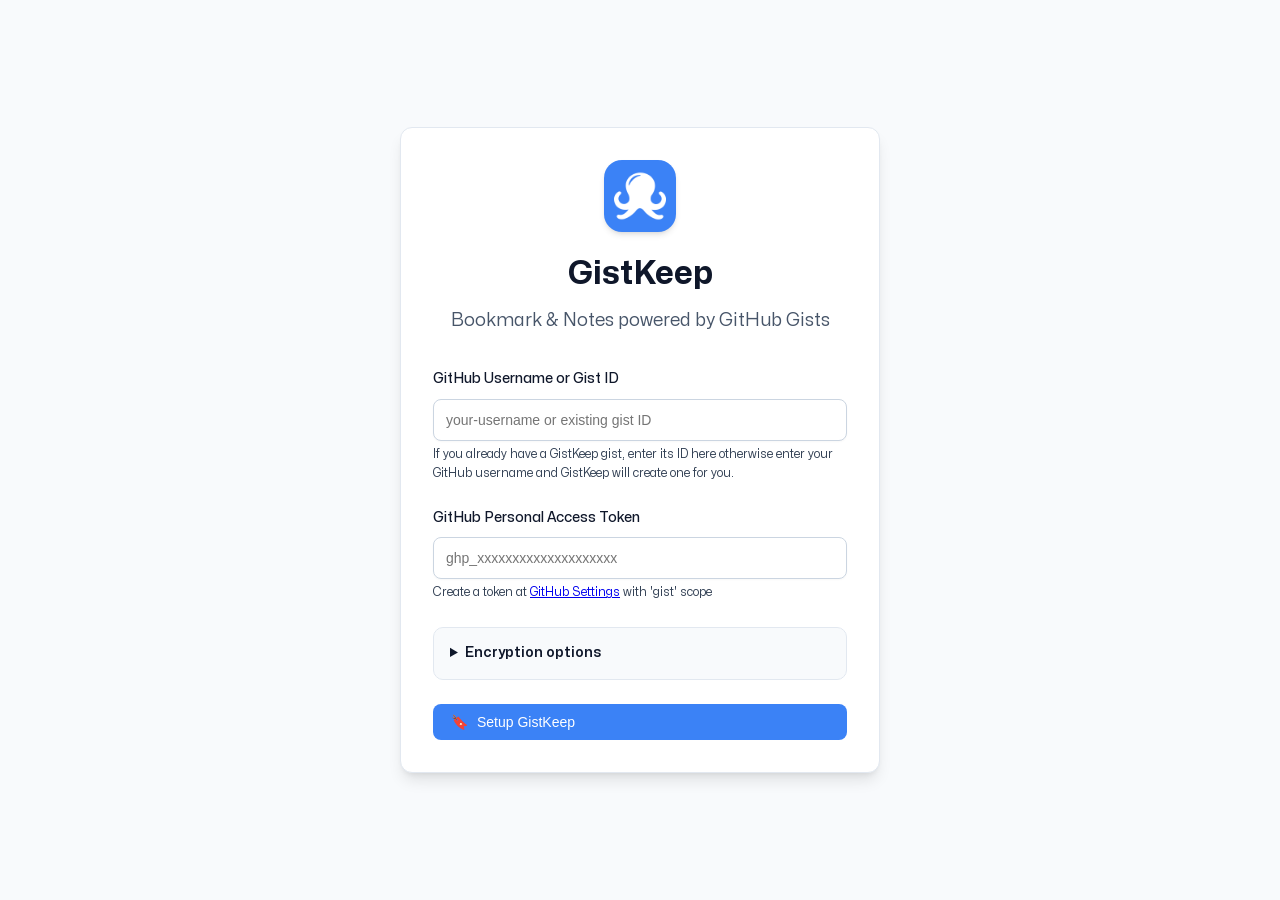
<file: app.html>
<!doctype html>
<html lang="en">
    <head>
        <meta charset="UTF-8" />
        <meta name="viewport" content="width=device-width, initial-scale=1.0" />
        <title>GistKeep</title>
        <meta
            name="description"
            content="GistKeep is an open source, bookmark and notes manager that uses Github Gist as it's backend and database."
        />
        <meta property="og:title" content="GistKeep" />
        <meta
            property="og:description"
            content="Portable bookmarks & notes, stored in Markdown, backed by your own GitHub Gist."
        />
        <meta property="og:type" content="website" />
        <meta
            property="og:url"
            content="https://chrisdiana.github.io/gistkeep/app.html"
        />
        <meta
            property="og:image"
            content="https://chrisdiana.github.io/gistkeep/assets/img/gistkeep-og.png"
        />
        <meta
            property="og:image:alt"
            content="GistKeep interface preview showing gist-backed bookmark management"
        />
        <meta name="twitter:card" content="summary_large_image" />
        <meta name="twitter:title" content="GistKeep" />
        <meta
            name="twitter:description"
            content="Portable bookmarks & notes, stored in Markdown, backed by your own GitHub Gist."
        />
        <meta
            name="twitter:image"
            content="https://chrisdiana.github.io/gistkeep/assets/img/gistkeep-og.png"
        />
        <link rel="preconnect" href="https://fonts.googleapis.com" />
        <link rel="preconnect" href="https://fonts.gstatic.com" crossorigin />
        <link
            href="https://fonts.googleapis.com/css2?family=Inter:wght@300;400;500;600;700&display=swap"
            rel="stylesheet"
        />

        <link
            rel="icon"
            type="image/png"
            href="/assets/img/favicon/favicon-96x96.png"
            sizes="96x96"
        />
        <link
            rel="icon"
            type="image/svg+xml"
            href="/assets/img/favicon/favicon.svg"
        />
        <link rel="shortcut icon" href="/assets/img/favicon/favicon.ico" />
        <link
            rel="apple-touch-icon"
            sizes="180x180"
            href="/assets/img/favicon/apple-touch-icon.png"
        />
        <meta name="apple-mobile-web-app-title" content="GistKeep" />
        <link rel="manifest" href="/assets/img/favicon/site.webmanifest" />
        <link rel="stylesheet" href="./assets/css/app.css" />
    </head>
    <body>
        <div class="app">
            <!-- Welcome/Setup Screen -->
            <div id="welcomeScreen" class="welcome-screen">
                <div class="welcome-card">
                    <div class="welcome-header">
                        <div class="welcome-logo" aria-hidden="true">
                            <img src="./assets/img/icon.png" alt="" />
                        </div>
                        <h1 class="welcome-title">GistKeep</h1>
                        <p class="welcome-subtitle">
                            Bookmark & Notes powered by GitHub Gists
                        </p>
                    </div>

                    <form id="setupForm">
                        <div class="form-group">
                            <label class="form-label" for="githubUsername"
                                >GitHub Username or Gist ID</label
                            >
                            <input
                                type="text"
                                id="githubUsername"
                                class="form-input"
                                placeholder="your-username or existing gist ID"
                                required
                            />
                            <div class="form-help">
                                If you already have a GistKeep gist, enter its
                                ID here otherwise enter your GitHub username and
                                GistKeep will create one for you.
                            </div>
                        </div>

                        <div class="form-group">
                            <label class="form-label" for="githubToken"
                                >GitHub Personal Access Token</label
                            >
                            <input
                                type="password"
                                id="githubToken"
                                class="form-input"
                                placeholder="ghp_xxxxxxxxxxxxxxxxxxxx"
                                required
                            />
                            <div class="form-help">
                                Create a token at
                                <a
                                    href="https://github.com/settings/tokens"
                                    target="_blank"
                                    >GitHub Settings</a
                                >
                                with 'gist' scope
                            </div>
                        </div>

                        <details
                            style="
                                margin-bottom: 1.5rem;
                                background: var(--bg-secondary);
                                border: 1px solid var(--border-light);
                                border-radius: 10px;
                                padding: 0.9rem 1rem;
                            "
                        >
                            <summary
                                style="
                                    cursor: pointer;
                                    font-size: 0.875rem;
                                    font-weight: 600;
                                    color: var(--text-primary);
                                "
                            >
                                Encryption options
                            </summary>
                            <p
                                style="
                                    margin: 0.75rem 0 1rem 0;
                                    font-size: 0.8125rem;
                                    color: var(--text-secondary);
                                "
                            >
                                Optional, but recommended if you want local
                                token encryption or encrypted bookmark content.
                            </p>

                            <div class="form-group" style="margin-bottom: 1rem">
                                <label class="form-label" for="encryptionKey"
                                    >Encryption Key (Optional)</label
                                >
                                <input
                                    type="password"
                                    id="encryptionKey"
                                    class="form-input"
                                    placeholder="Enter a secure encryption key"
                                />
                                <div class="form-help">
                                    If provided, your GitHub token is encrypted
                                    locally in this browser.
                                </div>
                            </div>

                            <div class="form-group" style="margin-bottom: 0">
                                <label class="form-label">
                                    <input
                                        type="checkbox"
                                        id="encryptContent"
                                        style="margin-right: 0.5rem"
                                    />
                                    Encrypt bookmark content
                                </label>
                                <div class="form-help">
                                    Encrypt your bookmark data in the gist using
                                    your encryption key for extra security.
                                    Note: This will make the gist content
                                    unreadable on GitHub.
                                </div>
                            </div>
                        </details>

                        <button
                            type="submit"
                            class="btn btn-primary"
                            style="width: 100%"
                        >
                            <span class="icon icon-bookmark"></span>
                            Setup GistKeep
                        </button>
                    </form>
                </div>
            </div>

            <!-- Main App -->
            <div id="mainApp" class="main-app hidden">
                <!-- Sidebar -->
                <aside class="sidebar" id="sidebar">
                    <div class="header sidebar-header">
                        <div class="logo">
                            <button
                                type="button"
                                class="logo-btn"
                                id="logoGistLink"
                                aria-label="Open gist on GitHub"
                                title="Open gist on GitHub"
                            >
                                <div class="logo-icon">
                                    <img
                                        src="./assets/img/icon.png"
                                        alt=""
                                        aria-hidden="true"
                                    />
                                </div>
                            </button>
                        </div>
                        <div class="view-switcher">
                            <button
                                class="btn btn-secondary view-switcher-btn"
                                id="bookmarksViewBtn"
                                type="button"
                            >
                                Bookmarks
                            </button>
                            <button
                                class="btn btn-secondary view-switcher-btn"
                                id="notesViewBtn"
                                type="button"
                            >
                                Notes
                            </button>
                        </div>
                    </div>

                    <div class="categories-section">
                        <div class="sidebar-section-header">
                            <h3>Lists</h3>
                        </div>
                        <div class="category-list" id="categoryList">
                            <!-- Lists will be populated here -->
                        </div>
                    </div>

                    <div
                        class="notes-sidebar-section hidden"
                        id="notesSidebarSection"
                    >
                        <div class="notes-sidebar-list" id="notesSidebarList">
                            <!-- Notes will be populated here -->
                        </div>
                    </div>

                    <div class="tags-section">
                        <div
                            class="sidebar-section-header collapsible-header"
                            id="tagsHeader"
                        >
                            <div
                                style="
                                    display: flex;
                                    align-items: center;
                                    gap: 0.5rem;
                                "
                            >
                                <h3>Tags</h3>
                                <button
                                    class="btn btn-ghost btn-sm"
                                    id="clearTagFilters"
                                    title="Clear all tag filters"
                                    style="display: none"
                                >
                                    <span class="icon icon-close"></span>
                                </button>
                            </div>
                            <span class="collapse-icon" id="tagsCollapseIcon"
                                >▼</span
                            >
                        </div>
                        <div class="tag-list collapsible-content" id="tagList">
                            <!-- Tags will be populated here -->
                        </div>
                    </div>
                </aside>

                <!-- Main Content -->
                <main class="main-content">
                    <div class="header">
                        <div class="header-actions">
                            <button class="btn btn-ghost" id="sidebarToggle">
                                <span class="icon icon-menu"></span>
                            </button>

                            <div class="search-container">
                                <input
                                    type="text"
                                    class="search-input"
                                    id="searchInput"
                                    placeholder="Search bookmarks..."
                                />
                                <span
                                    class="search-icon icon icon-search"
                                ></span>
                            </div>
                        </div>

                        <div class="header-actions">
                            <button
                                class="btn btn-ghost"
                                id="settingsBtn"
                                title="Settings"
                                aria-label="Settings"
                            >
                                <span class="icon icon-settings"></span>
                            </button>
                            <button class="btn btn-primary" id="addBookmarkBtn">
                                <span class="icon icon-plus"></span>
                                <span class="btn-text" id="primaryActionLabel"
                                    >Add Bookmark</span
                                >
                            </button>
                        </div>
                    </div>

                    <div class="content-area">
                        <div class="content-header" id="contentHeader">
                            <h2 class="content-title" id="contentTitle">
                                All Bookmarks
                            </h2>
                            <div class="content-header-actions">
                                <button
                                    class="category-edit-btn hidden"
                                    id="editCategoryBtn"
                                    title="Edit list"
                                    aria-label="Edit list"
                                >
                                    <span class="icon icon-edit"></span>
                                </button>
                            </div>
                        </div>

                        <div class="bookmark-list" id="bookmarkList">
                            <!-- Bookmarks will be populated here -->
                            <div class="empty-state">
                                <div class="empty-state-icon">🔖</div>
                                <h3 class="empty-state-title">
                                    No bookmarks yet
                                </h3>
                                <p class="empty-state-description">
                                    Add your first bookmark to get started!
                                </p>
                                <button
                                    class="btn btn-primary"
                                    onclick="
                                        document
                                            .getElementById('addBookmarkBtn')
                                            .click()
                                    "
                                >
                                    <span class="icon icon-plus"></span>
                                    Add Your First Bookmark
                                </button>
                            </div>
                        </div>

                        <div
                            class="notes-detail-pane hidden"
                            id="noteDetailPane"
                        >
                            <!-- Selected note details render here -->
                        </div>
                    </div>
                </main>
            </div>
        </div>

        <div id="addNoteModal" class="modal-overlay hidden">
            <div class="modal">
                <div class="modal-header">
                    <h3 class="modal-title">Add Note</h3>
                    <button class="btn btn-ghost" id="closeAddNoteModal">
                        <span class="icon icon-close"></span>
                    </button>
                </div>
                <div class="modal-body">
                    <form id="addNoteForm">
                        <div class="form-group">
                            <label class="form-label" for="noteContent"
                                >Note</label
                            >
                            <textarea
                                id="noteContent"
                                class="form-input"
                                rows="8"
                                placeholder="Write a short note..."
                            ></textarea>
                        </div>

                        <div class="form-group">
                            <label class="form-label" for="noteTags"
                                >Tags (optional)</label
                            >
                            <input
                                type="text"
                                id="noteTags"
                                class="form-input"
                                placeholder="ideas, writing, todo"
                            />
                        </div>

                        <div
                            style="
                                display: flex;
                                gap: 0.75rem;
                                justify-content: flex-end;
                            "
                        >
                            <button
                                type="button"
                                class="btn btn-secondary"
                                id="cancelAddNote"
                            >
                                Cancel
                            </button>
                            <button type="submit" class="btn btn-primary">
                                Save Note
                            </button>
                        </div>
                    </form>
                </div>
            </div>
        </div>

        <div id="editNoteModal" class="modal-overlay hidden">
            <div class="modal modal-lg">
                <div class="modal-header">
                    <h3 class="modal-title">Edit Note</h3>
                    <button class="btn btn-ghost" id="closeEditNoteModal">
                        <span class="icon icon-close"></span>
                    </button>
                </div>
                <div class="modal-body">
                    <form id="editNoteForm">
                        <div class="form-group">
                            <textarea
                                id="editNoteContent"
                                class="form-input"
                                rows="8"
                                placeholder="Write a short note..."
                            ></textarea>
                        </div>

                        <div class="form-group">
                            <label class="form-label" for="editNoteTags"
                                >Tags (optional)</label
                            >
                            <input
                                type="text"
                                id="editNoteTags"
                                class="form-input"
                                placeholder="ideas, writing, todo"
                            />
                        </div>

                        <div
                            style="
                                display: flex;
                                gap: 0.75rem;
                                justify-content: space-between;
                            "
                        >
                            <button
                                type="button"
                                class="btn btn-danger"
                                id="deleteNoteBtn"
                            >
                                Delete Note
                            </button>
                            <div
                                style="
                                    display: flex;
                                    gap: 0.75rem;
                                    justify-content: flex-end;
                                "
                            >
                                <button
                                    type="button"
                                    class="btn btn-secondary"
                                    id="cancelEditNote"
                                >
                                    Cancel
                                </button>
                                <button type="submit" class="btn btn-primary">
                                    Save Changes
                                </button>
                            </div>
                        </div>
                    </form>
                </div>
            </div>
        </div>

        <div id="viewNoteModal" class="modal-overlay hidden">
            <div class="modal modal-lg">
                <div class="modal-header">
                    <button class="btn btn-ghost" id="closeViewNoteModal">
                        <span class="icon icon-close"></span>
                    </button>
                </div>
                <div class="modal-body">
                    <div class="form-group">
                        <div class="form-help" id="viewNoteMeta"></div>
                    </div>

                    <div class="note-read-content" id="viewNoteContent"></div>

                    <div
                        style="
                            display: flex;
                            gap: 0.75rem;
                            justify-content: space-between;
                            margin-top: 1.5rem;
                        "
                    >
                        <button
                            type="button"
                            class="btn btn-danger"
                            id="deleteViewedNoteBtn"
                        >
                            Delete Note
                        </button>
                        <div
                            style="
                                display: flex;
                                gap: 0.75rem;
                                justify-content: flex-end;
                            "
                        >
                            <button
                                type="button"
                                class="btn btn-secondary"
                                id="editViewedNoteBtn"
                            >
                                Edit Note
                            </button>
                            <button
                                type="button"
                                class="btn btn-secondary"
                                id="closeViewNote"
                            >
                                Close
                            </button>
                        </div>
                    </div>
                </div>
            </div>
        </div>

        <!-- Add Bookmark Modal -->
        <div id="addBookmarkModal" class="modal-overlay hidden">
            <div class="modal">
                <div class="modal-header">
                    <h3 class="modal-title">Add New Bookmark</h3>
                    <button class="btn btn-ghost" id="closeAddBookmarkModal">
                        <span class="icon icon-close"></span>
                    </button>
                </div>
                <div class="modal-body">
                    <form id="addBookmarkForm">
                        <div class="form-group">
                            <label class="form-label" for="bookmarkTitle"
                                >Title</label
                            >
                            <input
                                type="text"
                                id="bookmarkTitle"
                                class="form-input"
                                placeholder="Bookmark title"
                                required
                            />
                        </div>

                        <div class="form-group">
                            <label class="form-label" for="bookmarkUrl"
                                >URL</label
                            >
                            <input
                                type="url"
                                id="bookmarkUrl"
                                class="form-input"
                                placeholder="https://example.com"
                                required
                            />
                        </div>

                        <div class="form-group">
                            <label class="form-label" for="bookmarkCategory"
                                >List</label
                            >
                            <select
                                id="bookmarkCategory"
                                class="form-input"
                                required
                            >
                                <option value="">Select a list</option>
                                <option value="__CREATE_NEW__">
                                    + Create New List
                                </option>
                            </select>
                        </div>

                        <div
                            class="form-group"
                            id="newCategoryGroup"
                            style="display: none"
                        >
                            <label class="form-label" for="newCategoryName"
                                >New List Name</label
                            >
                            <input
                                type="text"
                                id="newCategoryName"
                                class="form-input"
                                placeholder="Enter list name"
                            />
                        </div>

                        <div class="form-group">
                            <label class="form-label" for="bookmarkTags"
                                >Tags (optional)</label
                            >
                            <input
                                type="text"
                                id="bookmarkTags"
                                class="form-input"
                                placeholder="web, development, tutorial (comma separated)"
                            />
                            <div class="form-help">
                                Enter tags separated by commas. Tags help
                                organize and search your bookmarks.
                            </div>
                        </div>

                        <div
                            style="
                                display: flex;
                                gap: 0.75rem;
                                justify-content: flex-end;
                            "
                        >
                            <button
                                type="button"
                                class="btn btn-secondary"
                                id="cancelAddBookmark"
                            >
                                Cancel
                            </button>
                            <button type="submit" class="btn btn-primary">
                                Save Bookmark
                            </button>
                        </div>
                    </form>
                </div>
            </div>
        </div>

        <!-- Edit Bookmark Modal -->
        <div id="editBookmarkModal" class="modal-overlay hidden">
            <div class="modal">
                <div class="modal-header">
                    <h3 class="modal-title">Edit Bookmark</h3>
                    <button class="btn btn-ghost" id="closeEditBookmarkModal">
                        <span class="icon icon-close"></span>
                    </button>
                </div>
                <div class="modal-body">
                    <form id="editBookmarkForm">
                        <div class="form-group">
                            <label class="form-label" for="editBookmarkTitle"
                                >Title</label
                            >
                            <input
                                type="text"
                                id="editBookmarkTitle"
                                class="form-input"
                                placeholder="Bookmark title"
                                required
                            />
                        </div>

                        <div class="form-group">
                            <label class="form-label" for="editBookmarkUrl"
                                >URL</label
                            >
                            <input
                                type="url"
                                id="editBookmarkUrl"
                                class="form-input"
                                placeholder="https://example.com"
                                required
                            />
                        </div>

                        <div class="form-group">
                            <label class="form-label" for="editBookmarkCategory"
                                >List</label
                            >
                            <select
                                id="editBookmarkCategory"
                                class="form-input"
                                required
                            >
                                <option value="">Select a list</option>
                                <option value="__CREATE_NEW__">
                                    + Create New List
                                </option>
                            </select>
                        </div>

                        <div
                            class="form-group"
                            id="editNewCategoryGroup"
                            style="display: none"
                        >
                            <label class="form-label" for="editNewCategoryName"
                                >New List Name</label
                            >
                            <input
                                type="text"
                                id="editNewCategoryName"
                                class="form-input"
                                placeholder="Enter list name"
                            />
                        </div>

                        <div class="form-group">
                            <label class="form-label" for="editBookmarkTags"
                                >Tags (optional)</label
                            >
                            <input
                                type="text"
                                id="editBookmarkTags"
                                class="form-input"
                                placeholder="web, development, tutorial (comma separated)"
                            />
                            <div class="form-help">
                                Enter tags separated by commas. Tags help
                                organize and search your bookmarks.
                            </div>
                        </div>

                        <div
                            style="
                                display: flex;
                                gap: 0.75rem;
                                justify-content: flex-end;
                            "
                        >
                            <button
                                type="button"
                                class="btn btn-secondary"
                                id="cancelEditBookmark"
                            >
                                Cancel
                            </button>
                            <button type="submit" class="btn btn-primary">
                                Update Bookmark
                            </button>
                        </div>
                    </form>
                </div>
            </div>
        </div>

        <!-- Settings Modal -->
        <div id="settingsModal" class="modal-overlay hidden">
            <div class="modal">
                <div class="modal-header">
                    <h3 class="modal-title">Settings</h3>
                    <button class="btn btn-ghost" id="closeSettingsModal">
                        <span class="icon icon-close"></span>
                    </button>
                </div>
                <div class="modal-body">
                    <div class="form-group">
                        <div
                            id="settingsBookmarkletHost"
                            data-bookmarklet-panel="settings"
                            data-bookmarklet-label="Bookmarklet"
                            data-bookmarklet-intro="The GistKeep bookmarklet lets you save bookmarks from any website."
                        ></div>
                    </div>

                    <div class="form-group">
                        <button
                            class="btn btn-secondary"
                            id="viewGistBtn"
                            style="width: 100%"
                        >
                            <span class="icon icon-external"></span>
                            View Gist on GitHub
                        </button>
                    </div>

                    <div
                        class="form-group"
                        style="
                            padding-top: 1rem;
                            border-top: 1px solid var(--border-color);
                        "
                    >
                        <label class="form-label">Theme</label>
                        <p
                            style="
                                font-size: 0.875rem;
                                color: var(--text-secondary);
                                margin-bottom: 0.75rem;
                            "
                        >
                            Choose the visual style for the app.
                        </p>
                        <div class="theme-grid" id="themeOptions">
                            <button
                                type="button"
                                class="theme-option"
                                data-theme-option="light"
                            >
                                <div class="theme-swatch">
                                    <span style="background: #ffffff"></span>
                                    <span style="background: #f8fafc"></span>
                                    <span style="background: #3b82f6"></span>
                                    <span style="background: #0f172a"></span>
                                </div>
                                <span class="theme-option-name">Sky Light</span>
                                <span class="theme-option-meta"
                                    >Bright default</span
                                >
                            </button>
                            <button
                                type="button"
                                class="theme-option"
                                data-theme-option="midnight"
                            >
                                <div class="theme-swatch">
                                    <span style="background: #1e293b"></span>
                                    <span style="background: #0f172a"></span>
                                    <span style="background: #3b82f6"></span>
                                    <span style="background: #f8fafc"></span>
                                </div>
                                <span class="theme-option-name">Midnight</span>
                                <span class="theme-option-meta"
                                    >Deep blue dark</span
                                >
                            </button>
                            <button
                                type="button"
                                class="theme-option"
                                data-theme-option="paper"
                            >
                                <div class="theme-swatch">
                                    <span style="background: #fffdf8"></span>
                                    <span style="background: #f8f3e8"></span>
                                    <span style="background: #b45309"></span>
                                    <span style="background: #2f2417"></span>
                                </div>
                                <span class="theme-option-name">Paper</span>
                                <span class="theme-option-meta"
                                    >Warm editorial light</span
                                >
                            </button>
                            <button
                                type="button"
                                class="theme-option"
                                data-theme-option="dawn"
                            >
                                <div class="theme-swatch">
                                    <span style="background: #fff8fb"></span>
                                    <span style="background: #fdf0f5"></span>
                                    <span style="background: #db2777"></span>
                                    <span style="background: #3d1d2e"></span>
                                </div>
                                <span class="theme-option-name">Dawn</span>
                                <span class="theme-option-meta"
                                    >Soft rose light</span
                                >
                            </button>
                            <button
                                type="button"
                                class="theme-option"
                                data-theme-option="grove"
                            >
                                <div class="theme-swatch">
                                    <span style="background: #16261f"></span>
                                    <span style="background: #0d1713"></span>
                                    <span style="background: #22c55e"></span>
                                    <span style="background: #e8f5ee"></span>
                                </div>
                                <span class="theme-option-name">Grove</span>
                                <span class="theme-option-meta"
                                    >Forest dark</span
                                >
                            </button>
                            <button
                                type="button"
                                class="theme-option"
                                data-theme-option="ember"
                            >
                                <div class="theme-swatch">
                                    <span style="background: #251813"></span>
                                    <span style="background: #140d0a"></span>
                                    <span style="background: #f97316"></span>
                                    <span style="background: #fef1e8"></span>
                                </div>
                                <span class="theme-option-name">Ember</span>
                                <span class="theme-option-meta"
                                    >Copper dark</span
                                >
                            </button>
                            <button
                                type="button"
                                class="theme-option"
                                data-theme-option="terminal-light"
                            >
                                <div class="theme-swatch">
                                    <span style="background: #f7f7f2"></span>
                                    <span style="background: #ececdf"></span>
                                    <span style="background: #2563eb"></span>
                                    <span style="background: #111827"></span>
                                </div>
                                <span class="theme-option-name"
                                    >Terminal Light</span
                                >
                                <span class="theme-option-meta"
                                    >Monospace CLI light</span
                                >
                            </button>
                            <button
                                type="button"
                                class="theme-option"
                                data-theme-option="terminal-dark"
                            >
                                <div class="theme-swatch">
                                    <span style="background: #101510"></span>
                                    <span style="background: #090d09"></span>
                                    <span style="background: #22c55e"></span>
                                    <span style="background: #d9f99d"></span>
                                </div>
                                <span class="theme-option-name"
                                    >Terminal Dark</span
                                >
                                <span class="theme-option-meta"
                                    >Monospace CLI dark</span
                                >
                            </button>
                            <button
                                type="button"
                                class="theme-option"
                                data-theme-option="terminal-solarized"
                            >
                                <div class="theme-swatch">
                                    <span style="background: #073642"></span>
                                    <span style="background: #002b36"></span>
                                    <span style="background: #2aa198"></span>
                                    <span style="background: #fdf6e3"></span>
                                </div>
                                <span class="theme-option-name"
                                    >Terminal Solarized</span
                                >
                                <span class="theme-option-meta"
                                    >Monospace solarized dark</span
                                >
                            </button>
                            <button
                                type="button"
                                class="theme-option"
                                data-theme-option="terminal-ink"
                            >
                                <div class="theme-swatch">
                                    <span style="background: #111111"></span>
                                    <span style="background: #050505"></span>
                                    <span style="background: #ffffff"></span>
                                    <span style="background: #f5f5f5"></span>
                                </div>
                                <span class="theme-option-name"
                                    >Terminal Ink</span
                                >
                                <span class="theme-option-meta"
                                    >Black and white terminal</span
                                >
                            </button>
                        </div>
                    </div>

                    <div
                        class="form-group"
                        style="
                            padding-top: 1rem;
                            border-top: 1px solid var(--border-color);
                        "
                        id="tokenProtectionSection"
                    >
                        <label class="form-label" for="settingsEncryptionKey"
                            >Add Encryption Key</label
                        >
                        <p
                            style="
                                font-size: 0.875rem;
                                color: var(--text-secondary);
                                margin-bottom: 0.75rem;
                            "
                        >
                            Your token is currently stored unencrypted on this
                            browser. Add an encryption key to protect it and
                            unlock session timeout and content encryption
                            controls.
                        </p>
                        <input
                            type="password"
                            id="settingsEncryptionKey"
                            class="form-input"
                            placeholder="Enter a new encryption key"
                        />
                        <div class="form-help">
                            Only do this on a browser you trust. You will use
                            this key for future authenticated sessions.
                        </div>
                        <button
                            type="button"
                            class="btn btn-primary"
                            id="saveEncryptionKeyBtn"
                            style="width: 100%; margin-top: 0.75rem"
                        >
                            Protect Token with Encryption
                        </button>
                    </div>

                    <div
                        class="form-group"
                        style="
                            padding-top: 1rem;
                            border-top: 1px solid var(--border-color);
                        "
                        id="authTimeoutSection"
                    >
                        <label class="form-label">Password Timeout</label>
                        <p
                            style="
                                font-size: 0.875rem;
                                color: var(--text-secondary);
                                margin-bottom: 0.75rem;
                            "
                        >
                            How long to keep your password in memory before
                            requiring re-authentication.
                        </p>
                        <select id="authTimeout" class="form-input">
                            <option value="0">Always ask (no timeout)</option>
                            <option value="300000">5 minutes</option>
                            <option value="900000">15 minutes</option>
                            <option value="1800000">30 minutes</option>
                            <option value="3600000">1 hour</option>
                            <option value="14400000">4 hours</option>
                        </select>
                    </div>

                    <div
                        class="form-group"
                        style="
                            padding-top: 1rem;
                            border-top: 1px solid var(--border-color);
                        "
                        id="encryptContentSection"
                    >
                        <label class="form-label">
                            <input
                                type="checkbox"
                                id="encryptContentSetting"
                                style="margin-right: 0.5rem"
                            />
                            Encrypt bookmark content
                        </label>
                        <p
                            style="
                                font-size: 0.875rem;
                                color: var(--text-secondary);
                                margin-bottom: 0.75rem;
                            "
                        >
                            Encrypt your bookmark data in the gist using your
                            encryption key for extra security.
                            <strong>Warning:</strong> Changing this setting will
                            require re-encrypting all existing bookmarks.
                        </p>
                    </div>

                    <div
                        class="form-group"
                        style="
                            padding-top: 1rem;
                            border-top: 1px solid var(--border-color);
                        "
                    >
                        <button
                            class="btn"
                            style="
                                background: var(--danger-color);
                                color: white;
                                width: 100%;
                            "
                            id="resetConfigBtn"
                        >
                            Reset Configuration
                        </button>
                    </div>

                    <p class="settings-version" id="settingsVersion">Version</p>
                </div>
            </div>
        </div>

        <div id="welcomeModal" class="modal-overlay hidden welcome-modal">
            <div class="modal modal-lg">
                <div class="modal-header">
                    <h3 class="modal-title">Welcome to GistKeep</h3>
                    <button class="btn btn-ghost" id="closeWelcomeModal">
                        <span class="icon icon-close"></span>
                    </button>
                </div>
                <div class="modal-body">
                    <p class="welcome-modal-note">
                        The GistKeep bookmarklet lets you save bookmarks from
                        any website. To install, follow the instructions below.
                    </p>
                    <div
                        id="welcomeBookmarkletHost"
                        data-bookmarklet-panel="welcome"
                        data-bookmarklet-intro=""
                    ></div>
                    <button
                        type="button"
                        class="btn btn-primary welcome-modal-cta"
                        id="dismissWelcomeModal"
                        style="width: 100%; margin-top: 1.25rem"
                    >
                        <span class="icon icon-star"></span>
                        Start Using GistKeep
                    </button>
                </div>
            </div>
        </div>

        <template id="bookmarkletPanelTemplate">
            <div class="bookmarklet-panel">
                <label
                    class="bookmarklet-panel-label"
                    data-bookmarklet-label
                ></label>
                <p class="bookmarklet-panel-intro" data-bookmarklet-intro></p>

                <details>
                    <summary>📖 Installation & Usage Instructions</summary>

                    <div class="bookmarklet-guide">
                        <div style="margin-bottom: 1rem">
                            <strong
                                >Method 1: Right-click to bookmark
                                (Recommended)</strong
                            >
                            <ol>
                                <li>
                                    Right-click the "Save to GistKeep" button
                                    below
                                </li>
                                <li>
                                    Select "Add to bookmarks" or "Bookmark this
                                    link"
                                </li>
                                <li>
                                    Choose where to save it (bookmarks bar
                                    recommended)
                                </li>
                            </ol>
                        </div>

                        <div style="margin-bottom: 1rem">
                            <strong>Method 2: Drag and drop</strong>
                            <ol>
                                <li>
                                    Drag the "Save to GistKeep" button to your
                                    bookmarks bar
                                </li>
                                <li>Drop it where you want it to appear</li>
                            </ol>
                        </div>

                        <div>
                            <strong
                                >Method 3: Copy and create manually
                                (iOS/Android)</strong
                            >
                            <ol>
                                <li>
                                    Click the copy button to copy the
                                    bookmarklet code
                                </li>
                                <li>Create a new bookmark in your browser</li>
                                <li>Paste the code as the URL/location</li>
                                <li>Name it "Save to GistKeep"</li>
                            </ol>
                        </div>
                    </div>

                    <div class="bookmarklet-guide bookmarklet-guide-secondary">
                        <h4>How to use:</h4>
                        <ol class="bookmarklet-usage">
                            <li>Visit any website you want to bookmark</li>
                            <li>
                                Click the "Save to GistKeep" bookmark you
                                created
                            </li>
                            <li>Choose a list from the dropdown</li>
                            <li>
                                Click "Save Bookmark" to add it to your
                                collection
                            </li>
                        </ol>
                        <p class="bookmarklet-tip">
                            💡 Tip: Keep the bookmarklet in your bookmarks bar
                            for quick access on any site!
                        </p>
                    </div>
                </details>

                <div class="bookmarklet-actions">
                    <a
                        class="btn btn-primary bookmarklet-link"
                        data-bookmarklet-link
                    >
                        <span class="icon icon-bookmark"></span>
                        Save to GistKeep
                    </a>
                    <button
                        type="button"
                        class="btn btn-ghost"
                        data-bookmarklet-copy-btn
                        title="Copy bookmarklet code"
                        aria-label="Copy bookmarklet code"
                    >
                        <span class="icon icon-copy"></span>
                        Copy code
                    </button>
                </div>

                <details class="bookmarklet-code-toggle">
                    <summary>Show bookmarklet code</summary>
                    <textarea
                        class="form-input"
                        rows="4"
                        readonly
                        data-bookmarklet-code
                    ></textarea>
                </details>
            </div>
        </template>

        <!-- Edit List Modal -->
        <div id="editCategoryModal" class="modal-overlay hidden">
            <div class="modal">
                <div class="modal-header">
                    <h3 class="modal-title">Edit List</h3>
                    <button class="btn btn-ghost" id="closeEditCategoryModal">
                        <span class="icon icon-close"></span>
                    </button>
                </div>
                <div class="modal-body">
                    <div class="form-group">
                        <label class="form-label">Current List</label>
                        <div
                            id="editCategoryCurrentName"
                            class="form-input"
                            style="
                                display: flex;
                                align-items: center;
                                min-height: 44px;
                                background: var(--bg-secondary);
                            "
                        ></div>
                    </div>

                    <div class="form-group">
                        <label class="form-label" for="editCategoryName"
                            >Rename List</label
                        >
                        <input
                            type="text"
                            id="editCategoryName"
                            class="form-input"
                            placeholder="Enter new list name"
                        />
                    </div>

                    <div
                        class="form-group"
                        style="
                            padding-top: 1rem;
                            border-top: 1px solid var(--border-color);
                        "
                    >
                        <label
                            class="form-label"
                            for="deleteCategoryDestination"
                            >Delete List</label
                        >
                        <p
                            style="
                                font-size: 0.875rem;
                                color: var(--text-secondary);
                                margin-bottom: 0.75rem;
                            "
                        >
                            Choose where to move this list's bookmarks before
                            deleting it.
                        </p>
                        <select
                            id="deleteCategoryDestination"
                            class="form-input"
                        >
                            <option value="">Select destination list</option>
                        </select>
                    </div>

                    <div
                        style="
                            display: flex;
                            gap: 0.75rem;
                            justify-content: space-between;
                            margin-top: 1.5rem;
                        "
                    >
                        <button
                            type="button"
                            class="btn btn-danger"
                            id="confirmDeleteCategory"
                        >
                            Delete List
                        </button>
                        <div
                            style="
                                display: flex;
                                gap: 0.75rem;
                                justify-content: flex-end;
                            "
                        >
                            <button
                                type="button"
                                class="btn btn-secondary"
                                id="cancelEditCategory"
                            >
                                Cancel
                            </button>
                            <button
                                type="button"
                                class="btn btn-primary"
                                id="saveCategoryChanges"
                            >
                                Rename List
                            </button>
                        </div>
                    </div>
                </div>
            </div>
        </div>

        <div
            id="globalActivity"
            class="global-activity"
            role="status"
            aria-live="polite"
            aria-hidden="true"
        >
            <span class="loading-spinner" aria-hidden="true"></span>
            <span id="globalActivityText" class="global-activity-text"
                >Working...</span
            >
        </div>

        <script src="assets/js/crypto-js.min.js"></script>
        <script src="assets/js/gistkeep.js"></script>
        <script src="assets/js/bookmarklet.js"></script>
        <script src="assets/js/app.js"></script>

        <!-- Google tag (gtag.js) -->
        <script
            async
            src="https://www.googletagmanager.com/gtag/js?id=G-X68E7YM8CT"
        ></script>
        <script>
            window.dataLayer = window.dataLayer || [];
            function gtag() {
                dataLayer.push(arguments);
            }
            gtag("js", new Date());

            gtag("config", "G-X68E7YM8CT");
        </script>
    </body>
</html>
</file>
<file: assets/css/app.css>
@font-face {
    font-family: "Mona Sans";
    src: url("../fonts/Mona-Sans.woff2") format("woff2");
    font-display: swap;
}

/* CSS Reset and Base Styles */
*,
*::before,
*::after {
    box-sizing: border-box;
}

* {
    margin: 0;
    padding: 0;
}

html,
body {
    height: 100%;
    overflow: hidden;
    font-family: var(--app-font);
}

body {
    line-height: 1.6;
    -webkit-font-smoothing: antialiased;
    overflow: hidden;
    background: var(--bg-secondary);
    color: var(--text-secondary);
    transition:
        background-color 0.3s ease,
        color 0.3s ease;
}

/* CSS Variables */
:root {
    --primary-color: #3b82f6;
    --primary-hover: #2563eb;
    --success-color: #10b981;
    --warning-color: #f59e0b;
    --danger-color: #ef4444;
    --border-radius: 8px;
    --sidebar-width: 280px;
    --app-font:
        "Mona Sans", "Inter", -apple-system, BlinkMacSystemFont,
        "Segoe UI", sans-serif;

    /* Light theme colors */
    --bg-primary: #ffffff;
    --bg-secondary: #f8fafc;
    --bg-tertiary: #f1f5f9;
    --text-primary: #0f172a;
    --text-secondary: #334155;
    --text-tertiary: #64748b;
    --border-light: #e2e8f0;
    --border-medium: #cbd5e1;
    --border-strong: #94a3b8;
    --shadow-light: 0 1px 2px 0 rgb(0 0 0 / 0.05);
    --shadow-medium:
        0 4px 6px -1px rgb(0 0 0 / 0.1),
        0 2px 4px -2px rgb(0 0 0 / 0.1);
    --shadow-strong:
        0 10px 15px -3px rgb(0 0 0 / 0.1),
        0 4px 6px -4px rgb(0 0 0 / 0.1);

    /* Legacy gray variables for compatibility */
    --gray-50: var(--bg-secondary);
    --gray-100: var(--bg-tertiary);
    --gray-200: var(--border-light);
    --gray-300: var(--border-medium);
    --gray-400: var(--border-strong);
    --gray-500: var(--text-tertiary);
    --gray-600: #475569;
    --gray-700: var(--text-secondary);
    --gray-800: #1e293b;
    --gray-900: var(--text-primary);
    --shadow-sm: var(--shadow-light);
    --shadow-md: var(--shadow-medium);
    --shadow-lg: var(--shadow-strong);
}

[data-theme="midnight"] {
    --bg-primary: #1e293b;
    --bg-secondary: #0f172a;
    --bg-tertiary: #334155;
    --text-primary: #f8fafc;
    --text-secondary: #e2e8f0;
    --text-tertiary: #cbd5e1;
    --border-light: #334155;
    --border-medium: #475569;
    --border-strong: #64748b;
    --shadow-light: 0 1px 2px 0 rgb(0 0 0 / 0.3);
    --shadow-medium:
        0 4px 6px -1px rgb(0 0 0 / 0.4),
        0 2px 4px -2px rgb(0 0 0 / 0.3);
    --shadow-strong:
        0 10px 15px -3px rgb(0 0 0 / 0.4),
        0 4px 6px -4px rgb(0 0 0 / 0.3);

    /* Override gray variables for dark theme */
    --gray-50: var(--bg-tertiary);
    --gray-100: var(--border-light);
    --gray-200: var(--border-light);
    --gray-300: var(--border-medium);
    --gray-400: var(--border-strong);
    --gray-500: var(--text-tertiary);
    --gray-600: var(--text-secondary);
    --gray-700: var(--text-secondary);
    --gray-800: var(--text-primary);
    --gray-900: var(--text-primary);
    --shadow-sm: var(--shadow-light);
    --shadow-md: var(--shadow-medium);
    --shadow-lg: var(--shadow-strong);
}

[data-theme="paper"] {
    --primary-color: #b45309;
    --primary-hover: #92400e;
    --bg-primary: #fffdf8;
    --bg-secondary: #f8f3e8;
    --bg-tertiary: #efe5d4;
    --text-primary: #2f2417;
    --text-secondary: #5b4630;
    --text-tertiary: #8c745b;
    --border-light: #e7d7bf;
    --border-medium: #d8c3a4;
    --border-strong: #c0a37f;
    --shadow-light: 0 1px 2px 0 rgb(73 41 5 / 0.06);
    --shadow-medium: 0 4px 10px -2px rgb(73 41 5 / 0.12);
    --shadow-strong: 0 14px 30px -10px rgb(73 41 5 / 0.16);
    --gray-50: var(--bg-secondary);
    --gray-100: var(--bg-tertiary);
    --gray-200: var(--border-light);
    --gray-300: var(--border-medium);
    --gray-400: var(--border-strong);
    --gray-500: var(--text-tertiary);
    --gray-600: var(--text-secondary);
    --gray-700: var(--text-secondary);
    --gray-800: var(--text-primary);
    --gray-900: var(--text-primary);
    --shadow-sm: var(--shadow-light);
    --shadow-md: var(--shadow-medium);
    --shadow-lg: var(--shadow-strong);
}

[data-theme="dawn"] {
    --primary-color: #db2777;
    --primary-hover: #be185d;
    --bg-primary: #fff8fb;
    --bg-secondary: #fdf0f5;
    --bg-tertiary: #f8dbe8;
    --text-primary: #3d1d2e;
    --text-secondary: #6b3651;
    --text-tertiary: #9a6480;
    --border-light: #f3cade;
    --border-medium: #e4abc7;
    --border-strong: #cb7fa5;
    --shadow-light: 0 1px 2px 0 rgb(97 25 67 / 0.08);
    --shadow-medium: 0 4px 10px -2px rgb(97 25 67 / 0.12);
    --shadow-strong: 0 14px 30px -10px rgb(97 25 67 / 0.18);
    --gray-50: var(--bg-secondary);
    --gray-100: var(--bg-tertiary);
    --gray-200: var(--border-light);
    --gray-300: var(--border-medium);
    --gray-400: var(--border-strong);
    --gray-500: var(--text-tertiary);
    --gray-600: var(--text-secondary);
    --gray-700: var(--text-secondary);
    --gray-800: var(--text-primary);
    --gray-900: var(--text-primary);
    --shadow-sm: var(--shadow-light);
    --shadow-md: var(--shadow-medium);
    --shadow-lg: var(--shadow-strong);
}

[data-theme="grove"] {
    --primary-color: #22c55e;
    --primary-hover: #16a34a;
    --bg-primary: #16261f;
    --bg-secondary: #0d1713;
    --bg-tertiary: #203329;
    --text-primary: #e8f5ee;
    --text-secondary: #cde5d5;
    --text-tertiary: #9fc3ad;
    --border-light: #274236;
    --border-medium: #345a49;
    --border-strong: #4a7d66;
    --shadow-light: 0 1px 2px 0 rgb(0 0 0 / 0.3);
    --shadow-medium:
        0 4px 6px -1px rgb(0 0 0 / 0.45),
        0 2px 4px -2px rgb(0 0 0 / 0.35);
    --shadow-strong:
        0 10px 15px -3px rgb(0 0 0 / 0.45),
        0 4px 6px -4px rgb(0 0 0 / 0.35);
    --gray-50: var(--bg-tertiary);
    --gray-100: var(--border-light);
    --gray-200: var(--border-light);
    --gray-300: var(--border-medium);
    --gray-400: var(--border-strong);
    --gray-500: var(--text-tertiary);
    --gray-600: var(--text-secondary);
    --gray-700: var(--text-secondary);
    --gray-800: var(--text-primary);
    --gray-900: var(--text-primary);
    --shadow-sm: var(--shadow-light);
    --shadow-md: var(--shadow-medium);
    --shadow-lg: var(--shadow-strong);
}

[data-theme="ember"] {
    --primary-color: #f97316;
    --primary-hover: #ea580c;
    --bg-primary: #251813;
    --bg-secondary: #140d0a;
    --bg-tertiary: #36211a;
    --text-primary: #fef1e8;
    --text-secondary: #f4d7c4;
    --text-tertiary: #d9a98a;
    --border-light: #4a2a1f;
    --border-medium: #6a3927;
    --border-strong: #8d5136;
    --shadow-light: 0 1px 2px 0 rgb(0 0 0 / 0.32);
    --shadow-medium:
        0 4px 6px -1px rgb(0 0 0 / 0.45),
        0 2px 4px -2px rgb(0 0 0 / 0.35);
    --shadow-strong:
        0 10px 15px -3px rgb(0 0 0 / 0.45),
        0 4px 6px -4px rgb(0 0 0 / 0.35);
    --gray-50: var(--bg-tertiary);
    --gray-100: var(--border-light);
    --gray-200: var(--border-light);
    --gray-300: var(--border-medium);
    --gray-400: var(--border-strong);
    --gray-500: var(--text-tertiary);
    --gray-600: var(--text-secondary);
    --gray-700: var(--text-secondary);
    --gray-800: var(--text-primary);
    --gray-900: var(--text-primary);
    --shadow-sm: var(--shadow-light);
    --shadow-md: var(--shadow-medium);
    --shadow-lg: var(--shadow-strong);
}

[data-theme="terminal-light"] {
    --app-font:
        ui-monospace, "SFMono-Regular", "SF Mono", "Menlo",
        "Consolas", monospace;
    --primary-color: #2563eb;
    --primary-hover: #1d4ed8;
    --bg-primary: #f7f7f2;
    --bg-secondary: #ececdf;
    --bg-tertiary: #dedecd;
    --text-primary: #111827;
    --text-secondary: #1f2937;
    --text-tertiary: #4b5563;
    --border-light: #d1d5db;
    --border-medium: #9ca3af;
    --border-strong: #6b7280;
    --shadow-light: 0 1px 2px 0 rgb(17 24 39 / 0.08);
    --shadow-medium: 0 4px 10px -2px rgb(17 24 39 / 0.12);
    --shadow-strong: 0 14px 30px -10px rgb(17 24 39 / 0.18);
    --gray-50: var(--bg-secondary);
    --gray-100: var(--bg-tertiary);
    --gray-200: var(--border-light);
    --gray-300: var(--border-medium);
    --gray-400: var(--border-strong);
    --gray-500: var(--text-tertiary);
    --gray-600: var(--text-secondary);
    --gray-700: var(--text-secondary);
    --gray-800: var(--text-primary);
    --gray-900: var(--text-primary);
    --shadow-sm: var(--shadow-light);
    --shadow-md: var(--shadow-medium);
    --shadow-lg: var(--shadow-strong);
}

[data-theme="terminal-dark"] {
    --app-font:
        ui-monospace, "SFMono-Regular", "SF Mono", "Menlo",
        "Consolas", monospace;
    --primary-color: #22c55e;
    --primary-hover: #16a34a;
    --bg-primary: #101510;
    --bg-secondary: #090d09;
    --bg-tertiary: #172018;
    --text-primary: #d9f99d;
    --text-secondary: #bbf7d0;
    --text-tertiary: #86efac;
    --border-light: #1f2d20;
    --border-medium: #305133;
    --border-strong: #4d7c57;
    --shadow-light: 0 1px 2px 0 rgb(0 0 0 / 0.35);
    --shadow-medium:
        0 4px 6px -1px rgb(0 0 0 / 0.5),
        0 2px 4px -2px rgb(0 0 0 / 0.4);
    --shadow-strong:
        0 10px 15px -3px rgb(0 0 0 / 0.5),
        0 4px 6px -4px rgb(0 0 0 / 0.4);
    --gray-50: var(--bg-tertiary);
    --gray-100: var(--border-light);
    --gray-200: var(--border-light);
    --gray-300: var(--border-medium);
    --gray-400: var(--border-strong);
    --gray-500: var(--text-tertiary);
    --gray-600: var(--text-secondary);
    --gray-700: var(--text-secondary);
    --gray-800: var(--text-primary);
    --gray-900: var(--text-primary);
    --shadow-sm: var(--shadow-light);
    --shadow-md: var(--shadow-medium);
    --shadow-lg: var(--shadow-strong);
}

[data-theme="terminal-solarized"] {
    --app-font:
        ui-monospace, "SFMono-Regular", "SF Mono", "Menlo",
        "Consolas", monospace;
    --primary-color: #2aa198;
    --primary-hover: #1f8a82;
    --bg-primary: #073642;
    --bg-secondary: #002b36;
    --bg-tertiary: #0b4554;
    --text-primary: #fdf6e3;
    --text-secondary: #eee8d5;
    --text-tertiary: #93a1a1;
    --border-light: #0f4c5c;
    --border-medium: #21697c;
    --border-strong: #4f8b92;
    --shadow-light: 0 1px 2px 0 rgb(0 0 0 / 0.36);
    --shadow-medium:
        0 4px 6px -1px rgb(0 0 0 / 0.5),
        0 2px 4px -2px rgb(0 0 0 / 0.42);
    --shadow-strong:
        0 10px 15px -3px rgb(0 0 0 / 0.52),
        0 4px 6px -4px rgb(0 0 0 / 0.42);
    --gray-50: var(--bg-tertiary);
    --gray-100: var(--border-light);
    --gray-200: var(--border-light);
    --gray-300: var(--border-medium);
    --gray-400: var(--border-strong);
    --gray-500: var(--text-tertiary);
    --gray-600: var(--text-secondary);
    --gray-700: var(--text-secondary);
    --gray-800: var(--text-primary);
    --gray-900: var(--text-primary);
    --shadow-sm: var(--shadow-light);
    --shadow-md: var(--shadow-medium);
    --shadow-lg: var(--shadow-strong);
}

[data-theme="terminal-ink"] {
    --app-font:
        ui-monospace, "SFMono-Regular", "SF Mono", "Menlo",
        "Consolas", monospace;
    --primary-color: #ffffff;
    --primary-hover: #e5e7eb;
    --bg-primary: #111111;
    --bg-secondary: #050505;
    --bg-tertiary: #1a1a1a;
    --text-primary: #ffffff;
    --text-secondary: #f5f5f5;
    --text-tertiary: #d4d4d4;
    --border-light: #262626;
    --border-medium: #404040;
    --border-strong: #737373;
    --shadow-light: 0 1px 2px 0 rgb(0 0 0 / 0.4);
    --shadow-medium:
        0 4px 6px -1px rgb(0 0 0 / 0.55),
        0 2px 4px -2px rgb(0 0 0 / 0.45);
    --shadow-strong:
        0 10px 15px -3px rgb(0 0 0 / 0.58),
        0 4px 6px -4px rgb(0 0 0 / 0.46);
    --gray-50: var(--bg-tertiary);
    --gray-100: var(--border-light);
    --gray-200: var(--border-light);
    --gray-300: var(--border-medium);
    --gray-400: var(--border-strong);
    --gray-500: var(--text-tertiary);
    --gray-600: var(--text-secondary);
    --gray-700: var(--text-secondary);
    --gray-800: var(--text-primary);
    --gray-900: var(--text-primary);
    --shadow-sm: var(--shadow-light);
    --shadow-md: var(--shadow-medium);
    --shadow-lg: var(--shadow-strong);
}

[data-theme="terminal-ink"] .category-item.active {
    color: #111111;
}

[data-theme="terminal-ink"] .category-item.active .category-count {
    background: rgb(17 17 17 / 0.12);
    color: #111111;
}

[data-theme="terminal-ink"] .btn-primary {
    color: #111111;
}

[data-theme="terminal-ink"] .logo-icon {
    color: #111111;
}

[data-theme="terminal-ink"]
    .sidebar-header
    .view-switcher-btn.btn-primary {
    color: #111111;
}

[data-theme="terminal-ink"]
    .sidebar-header
    .view-switcher-btn.btn-secondary {
    color: var(--text-secondary);
}

/* Utility Classes */
.hidden {
    display: none !important;
}
.sr-only {
    position: absolute;
    width: 1px;
    height: 1px;
    padding: 0;
    margin: -1px;
    overflow: hidden;
    clip: rect(0, 0, 0, 0);
    white-space: nowrap;
    border: 0;
}

/* Layout */
.app {
    height: 100vh;
    height: 100dvh;
    min-height: 0;
    display: flex;
    overflow: hidden;
    position: relative;
}

.main-app {
    height: 100vh;
    height: 100dvh;
    min-height: 0;
    display: flex;
    overflow: hidden;
    width: 100%;
}

.sidebar {
    width: var(--sidebar-width);
    min-width: var(--sidebar-width);
    background: var(--bg-primary);
    border-right: 1px solid var(--border-light);
    display: flex;
    flex-direction: column;
    flex-shrink: 0;
    transition:
        transform 0.3s ease,
        background-color 0.3s ease,
        border-color 0.3s ease;
}

.main-content {
    flex: 1;
    display: flex;
    flex-direction: column;
    min-height: 0;
    overflow: hidden;
    overflow-x: hidden;
    min-width: 0;
}

/* Header */
.header {
    background: var(--bg-primary);
    border-bottom: 1px solid var(--border-light);
    padding: 1rem 1.5rem;
    display: flex;
    align-items: center;
    justify-content: space-between;
    min-height: 64px;
    flex-shrink: 0;
    gap: 1rem;
    transition:
        background-color 0.3s ease,
        border-color 0.3s ease;
}

.logo {
    display: flex;
    align-items: center;
    gap: 0.75rem;
    font-weight: 600;
    font-size: 1.125rem;
    color: var(--gray-900);
}

.logo-btn {
    border: 0;
    padding: 0;
    margin: 0;
    background: transparent;
    box-shadow: none;
    cursor: pointer;
}

.logo-btn:focus-visible {
    outline: 2px solid var(--primary-color);
    outline-offset: 3px;
}

.logo-icon {
    width: 32px;
    height: 32px;
    background: var(--primary-color);
    border-radius: 6px;
    display: flex;
    align-items: center;
    justify-content: center;
    color: white;
    font-weight: 700;
}

.logo-icon img {
    width: 100%;
    height: 100%;
    padding: 4px;
    object-fit: cover;
    border-radius: inherit;
}

.header-actions {
    display: flex;
    align-items: center;
    gap: 0.75rem;
    min-width: 0;
}

.header-actions:first-child {
    flex: 1;
    min-width: 0;
}

.view-switcher {
    display: grid;
    grid-template-columns: repeat(2, minmax(0, 1fr));
    gap: 0;
    padding: 0 1rem 1rem;
    background: var(--gray-100);
    border-radius: var(--border-radius);
    overflow: hidden;
}

.view-switcher-btn {
    justify-content: center;
    border-radius: 0;
    background: transparent;
    border: 0;
    color: var(--text-secondary);
    box-shadow: none;
    position: relative;
}

.sidebar-header {
    padding: 1rem;
    gap: 0.75rem;
}

.sidebar-header .logo {
    gap: 0;
    font-size: 0;
    flex-shrink: 0;
}

.sidebar-header .view-switcher {
    flex: 1;
    padding: 2px;
}

.sidebar-header .view-switcher-btn {
    padding: 0.45rem 0.8rem;
    font-size: 0.8125rem;
    font-weight: 600;
    border-radius: 0;
}

.sidebar-header .view-switcher-btn:first-child {
    border-top-left-radius: 6px;
    border-bottom-left-radius: 6px;
}

.sidebar-header .view-switcher-btn:last-child {
    border-top-right-radius: 6px;
    border-bottom-right-radius: 6px;
}

.view-switcher-btn.btn-secondary:hover {
    background: transparent;
}

.sidebar-header .view-switcher-btn.btn-secondary {
    background: transparent;
    color: var(--text-tertiary);
}

.sidebar-header .view-switcher-btn.btn-primary {
    background: var(--primary-color);
    color: white;
    box-shadow: none;
}

.sidebar-header .view-switcher-btn + .view-switcher-btn {
    border-left: 0;
}

#sidebarToggle {
    display: none;
}

/* Search */
.search-container {
    position: relative;
    flex: 1;
    max-width: 400px;
    min-width: 200px;
}

.search-input {
    width: 100%;
    padding: 0.5rem 0.75rem 0.5rem 2.5rem;
    border: 1px solid var(--gray-300);
    border-radius: var(--border-radius);
    background: var(--gray-50);
    color: var(--text-primary);
    caret-color: var(--text-primary);
    font-size: 0.875rem;
    transition: all 0.2s;
}

.search-input::placeholder {
    color: var(--text-tertiary);
}

.search-input:focus {
    outline: none;
    border-color: var(--primary-color);
    background: var(--bg-primary);
    box-shadow: 0 0 0 3px rgb(59 130 246 / 0.1);
}

.search-icon {
    position: absolute;
    left: 0.75rem;
    top: 50%;
    transform: translateY(-50%);
    color: var(--gray-400);
    pointer-events: none;
}

/* Buttons */
.btn {
    display: inline-flex;
    align-items: center;
    gap: 0.5rem;
    padding: 0.5rem 1rem;
    border: none;
    border-radius: var(--border-radius);
    font-size: 0.875rem;
    font-weight: 500;
    cursor: pointer;
    transition: all 0.2s;
    text-decoration: none;
}

.btn-primary {
    background: var(--primary-color);
    color: white;
}

.btn-primary:hover {
    background: var(--primary-hover);
}

.btn-secondary {
    background: var(--gray-100);
    color: var(--gray-700);
    border: 1px solid var(--gray-300);
}

.btn-secondary:hover {
    background: var(--gray-200);
}

.btn-danger {
    background: var(--danger-color);
    color: white;
}

.btn-danger:hover {
    background: #dc2626;
}

.btn-ghost {
    background: transparent;
    color: var(--gray-600);
}

.btn-ghost:hover {
    background: var(--gray-100);
    color: var(--gray-700);
}

.btn-sm {
    padding: 0.375rem 0.75rem;
    font-size: 0.8125rem;
}

/* Category and Tags Sections */
.categories-section {
    flex: 1;
    overflow-y: auto;
    min-height: 0;
}

.category-list {
    padding: 0 0 1rem 0;
    overflow-y: auto;
}

.tags-section {
    margin-top: auto;
    border-top: 1px solid var(--border-color);
    padding-top: 1rem;
}

.category-item {
    display: flex;
    align-items: center;
    justify-content: space-between;
    padding: 0.5rem 1rem;
    margin: 0 0.75rem;
    border-radius: 6px;
    cursor: pointer;
    transition: all 0.2s;
    font-size: 0.875rem;
}

.category-label {
    min-width: 0;
    overflow: hidden;
    text-overflow: ellipsis;
    white-space: nowrap;
}

.category-meta {
    display: flex;
    align-items: center;
    margin-left: 0.75rem;
    flex-shrink: 0;
}

.content-header-actions {
    display: flex;
    align-items: center;
    gap: 0.5rem;
}

.notes-sidebar-section {
    flex: 1;
    overflow-y: auto;
    min-height: 0;
}

.notes-sidebar-section .sidebar-section-header {
    padding-bottom: 0.75rem;
}

.notes-sidebar-list {
    overflow-y: auto;
    padding: 0 0 1rem;
}

.note-item {
    display: flex;
    gap: 1rem;
    align-items: flex-start;
    padding: 1.25rem 1.5rem;
    border-bottom: 1px solid var(--border-light);
    background: var(--bg-primary);
    transition: background-color 0.2s ease;
    cursor: pointer;
}

.note-item:hover {
    background: var(--bg-secondary);
}

.note-item.active {
    background: var(--bg-secondary);
    box-shadow: inset 3px 0 0 var(--primary-color);
}

.note-content {
    flex: 1;
    min-width: 0;
}

.note-title {
    font-size: 1rem;
    font-weight: 400;
    color: var(--text-primary);
    margin-bottom: 0.35rem;
    display: -webkit-box;
    -webkit-line-clamp: 2;
    -webkit-box-orient: vertical;
    overflow: hidden;
    overflow-wrap: anywhere;
}

.note-meta {
    font-size: 0.75rem;
    color: var(--text-tertiary);
}

.note-preview {
    font-size: 0.875rem;
    color: var(--text-secondary);
    display: -webkit-box;
    -webkit-line-clamp: 2;
    -webkit-box-orient: vertical;
    overflow: hidden;
    overflow-wrap: anywhere;
    word-break: break-word;
}

.note-read-content {
    color: var(--text-secondary);
    line-height: 1.7;
}

.note-read-content h1,
.note-read-content h2,
.note-read-content h3,
.note-read-content h4 {
    color: var(--text-primary);
    line-height: 1.3;
    margin: 1.25rem 0 0.65rem;
}

.note-read-content h1:first-child,
.note-read-content h2:first-child,
.note-read-content h3:first-child,
.note-read-content h4:first-child,
.note-read-content p:first-child,
.note-read-content ul:first-child,
.note-read-content ol:first-child,
.note-read-content blockquote:first-child {
    margin-top: 0;
}

.note-read-content p,
.note-read-content ul,
.note-read-content ol,
.note-read-content pre,
.note-read-content blockquote {
    margin: 0 0 1rem;
}

.note-read-content ul,
.note-read-content ol {
    padding-left: 1.5rem;
}

.note-read-content blockquote {
    border-left: 3px solid var(--border-medium);
    padding-left: 1rem;
    color: var(--text-tertiary);
}

.note-read-content code {
    font-family:
        ui-monospace, "SFMono-Regular", "SF Mono", "Menlo",
        "Consolas", monospace;
    background: var(--bg-secondary);
    border: 1px solid var(--border-light);
    border-radius: 6px;
    padding: 0.1rem 0.3rem;
    font-size: 0.875em;
}

.note-read-content pre {
    background: var(--bg-secondary);
    border: 1px solid var(--border-light);
    border-radius: 10px;
    padding: 0.9rem 1rem;
    overflow-x: auto;
}

.note-read-content pre code {
    background: transparent;
    border: none;
    padding: 0;
}

.note-read-content a {
    color: var(--primary-color);
}

.notes-detail-pane {
    flex: 1;
    min-height: 0;
    overflow-y: auto;
    background: var(--bg-primary);
    padding: 0;
}

.note-detail-card {
    width: 100%;
    max-width: none;
    margin: 0;
}

.note-detail-header {
    padding: 1rem;
    border-bottom: 1px solid var(--border-light);
    display: flex;
    flex-wrap: wrap;
    gap: 1rem;
    justify-content: space-between;
    align-items: flex-start;
}

.note-detail-heading {
    min-width: 0;
    flex: 1;
}

.note-detail-meta {
    font-size: 0.875rem;
    color: var(--text-tertiary);
}

.note-detail-body {
    padding: 1rem;
}

.note-detail-actions {
    display: flex;
    flex-wrap: wrap;
    gap: 0.75rem;
    justify-content: flex-end;
}

.note-editor-form {
    display: flex;
    flex-direction: column;
}

.note-editor-content {
    min-height: min(52vh, 520px);
    resize: vertical;
}

.note-editor-actions {
    display: flex;
    flex-wrap: wrap;
    justify-content: space-between;
    gap: 0.75rem;
}

.note-editor-actions-right {
    display: flex;
    flex-wrap: wrap;
    gap: 0.75rem;
    justify-content: flex-end;
}

.notes-empty-state {
    padding: 1rem 0;
    color: var(--text-tertiary);
    font-size: 0.875rem;
}

.notes-detail-empty {
    height: 100%;
    min-height: 320px;
    display: flex;
    align-items: center;
    justify-content: center;
}

.notes-detail-empty .empty-state {
    max-width: 440px;
}

#viewNoteModal .modal {
    position: relative;
}

#viewNoteModal .modal-header {
    padding: 0;
    justify-content: flex-end;
}

#viewNoteModal .modal-body {
    padding-top: 1.25rem;
}

#viewNoteModal #closeViewNoteModal {
    position: absolute;
    top: 1rem;
    right: 1rem;
    z-index: 1;
}

#editNoteModal .modal {
    max-height: 96vh;
}

#editNoteContent {
    min-height: min(52vh, 520px);
}

.theme-grid {
    display: grid;
    grid-template-columns: repeat(auto-fit, minmax(148px, 1fr));
    gap: 0.75rem;
}

.bookmarklet-panel-label {
    display: block;
    font-size: 0.875rem;
    font-weight: 600;
    color: var(--text-primary);
    margin-bottom: 0.5rem;
}

.bookmarklet-panel-intro {
    font-size: 0.875rem;
    color: var(--text-secondary);
    margin-bottom: 1rem;
}

.bookmarklet-panel details {
    margin-bottom: 1rem;
}

.bookmarklet-panel summary {
    font-size: 0.875rem;
    font-weight: 500;
    color: var(--text-primary);
    cursor: pointer;
    margin-bottom: 0.75rem;
}

.bookmarklet-guide {
    background: var(--bg-secondary);
    border-radius: 8px;
    padding: 1rem;
    margin-bottom: 1rem;
}

.bookmarklet-guide-secondary {
    background: var(--bg-tertiary);
}

.bookmarklet-guide h4 {
    margin: 0 0 0.75rem 0;
    font-size: 0.875rem;
    font-weight: 600;
    color: var(--text-primary);
}

.bookmarklet-guide strong {
    color: var(--text-primary);
}

.bookmarklet-guide ol {
    margin: 0.5rem 0 0 1.5rem;
    padding: 0;
    color: var(--text-secondary);
    font-size: 0.8125rem;
}

.bookmarklet-usage {
    margin: 0;
    padding: 0 0 0 1.5rem;
    color: var(--text-secondary);
    font-size: 0.8125rem;
}

.bookmarklet-tip {
    margin: 0.75rem 0 0 0;
    font-size: 0.75rem;
    color: var(--text-secondary);
    font-style: italic;
}

.bookmarklet-actions {
    display: flex;
    gap: 0.75rem;
    align-items: flex-start;
    margin-bottom: 0.75rem;
}

.bookmarklet-actions .btn {
    flex-shrink: 0;
    min-height: 40px;
}

.bookmarklet-link {
    text-decoration: none;
}

.bookmarklet-code-toggle {
    margin-top: 0.5rem;
}

.bookmarklet-code-toggle summary {
    font-size: 0.75rem;
    color: var(--text-secondary);
    font-weight: 400;
    margin-bottom: 0.5rem;
}

.welcome-modal-note {
    font-size: 0.875rem;
    color: var(--text-secondary);
    margin-bottom: 1rem;
}

.welcome-modal .modal.modal-lg {
    max-width: 500px;
    width: min(92vw, 500px);
}

.welcome-modal .modal-header {
    justify-content: center;
    position: relative;
}

.welcome-modal .modal-header .modal-title {
    text-align: center;
}

.welcome-modal #closeWelcomeModal {
    position: absolute;
    right: 0;
    top: 50%;
    transform: translateY(-50%);
}

.welcome-modal-cta {
    min-height: 48px;
    font-size: 0.9375rem;
    font-weight: 600;
    justify-content: center;
}

.theme-option {
    display: flex;
    flex-direction: column;
    gap: 0.5rem;
    padding: 0.75rem;
    border: 1px solid var(--border-light);
    border-radius: 10px;
    background: var(--bg-secondary);
    cursor: pointer;
    text-align: left;
    transition:
        border-color 0.2s ease,
        transform 0.2s ease,
        box-shadow 0.2s ease;
}

.theme-option:hover {
    border-color: var(--primary-color);
    transform: translateY(-1px);
    box-shadow: var(--shadow-md);
}

.theme-option.active {
    border-color: var(--primary-color);
    box-shadow: 0 0 0 2px rgb(59 130 246 / 0.15);
}

.theme-option-name {
    font-size: 0.875rem;
    font-weight: 600;
    color: var(--text-primary);
}

.theme-option-meta {
    font-size: 0.75rem;
    color: var(--text-tertiary);
}

.theme-swatch {
    display: grid;
    grid-template-columns: repeat(4, 1fr);
    gap: 0.35rem;
}

.theme-swatch span {
    height: 22px;
    border-radius: 6px;
    border: 1px solid rgb(255 255 255 / 0.15);
}

.category-edit-btn {
    display: inline-flex;
    align-items: center;
    justify-content: center;
    width: 1.75rem;
    height: 1.75rem;
    padding: 0;
    border: none;
    border-radius: 999px;
    background: transparent;
    color: inherit;
    cursor: pointer;
}

.content-header .category-edit-btn {
    color: var(--text-secondary);
}

.content-header .category-edit-btn:hover {
    background: var(--gray-100);
}

.category-item:hover {
    background: var(--gray-100);
}

.category-item.active {
    background: var(--primary-color);
    color: white;
}

.category-count {
    font-size: 0.75rem;
    padding: 0.125rem 0.375rem;
    background: var(--gray-200);
    border-radius: 12px;
    color: var(--gray-600);
}

.category-item.active .category-count {
    background: rgba(255, 255, 255, 0.2);
    color: white;
}

.sidebar-section {
    margin-bottom: 1rem;
}

.categories-section .sidebar-section-header {
    margin-top: 0.75rem;
}

.sidebar-section-header {
    display: flex;
    align-items: center;
    justify-content: space-between;
    margin-bottom: 0.5rem;
    padding: 0 1rem;
}

.sidebar-section-header h3 {
    font-size: 0.875rem;
    font-weight: 600;
    color: var(--text-secondary);
    text-transform: uppercase;
    letter-spacing: 0.05em;
}

.collapsible-header {
    cursor: pointer;
    user-select: none;
}

.collapse-icon {
    font-size: 0.75rem;
    color: var(--text-secondary);
}

.collapsible-content {
    overflow: hidden;
}

.collapsible-content.collapsed {
    max-height: 0;
    padding: 0;
    overflow: hidden;
}

.tag-list {
    display: flex;
    flex-wrap: wrap;
    gap: 0.25rem;
    padding: 0 1rem 0.75rem;
    max-height: 132px;
    overflow-y: auto;
}

.tag-list .tag {
    font-size: 0.7rem;
    padding: 0.125rem 0.375rem;
}

.sidebar-footer {
    padding: 1rem;
    border-top: 1px solid var(--gray-200);
}

/* Content Area */
.content-area {
    flex: 1;
    display: flex;
    flex-direction: column;
    min-height: 0;
    overflow: hidden;
    overflow-x: hidden;
    background: var(--bg-primary);
    transition: background-color 0.3s ease;
}

.content-header {
    display: flex;
    align-items: center;
    justify-content: space-between;
    padding: 1.5rem;
    background: var(--bg-primary);
    border-bottom: 1px solid var(--border-light);
    flex-shrink: 0;
    transition:
        background-color 0.3s ease,
        border-color 0.3s ease;
}

.content-title {
    font-size: 1.5rem;
    font-weight: 600;
    color: var(--gray-900);
}

.bookmark-list {
    flex: 1;
    overflow-y: auto;
    overflow-x: hidden;
    background: var(--bg-primary);
    min-height: 0;
}

.bookmark-item {
    display: flex;
    align-items: center;
    padding: 1rem 1.5rem;
    border-bottom: 1px solid var(--border-color);
    transition: background-color 0.2s;
    background: var(--bg-primary);
    min-width: 0;
}

.bookmark-item:hover {
    background: var(--bg-secondary);
}

.bookmark-icon {
    width: 16px;
    height: 16px;
    margin-right: 0.75rem;
    border-radius: 2px;
    background: var(--gray-300);
    background-size: cover;
    background-position: center;
    flex-shrink: 0;
    position: relative;
}

.bookmark-icon::before {
    content: "🔗";
    position: absolute;
    top: 50%;
    left: 50%;
    transform: translate(-50%, -50%);
    font-size: 10px;
    opacity: 0.6;
}

.bookmark-icon[style*="background-image"]::before {
    display: none;
}

.bookmark-content {
    flex: 1;
    min-width: 0;
}

.bookmark-title {
    font-weight: 500;
    color: var(--text-primary);
    text-decoration: none;
    display: block;
    margin-bottom: 0.25rem;
    overflow-wrap: anywhere;
    word-break: break-word;
}

.bookmark-title:hover {
    color: var(--primary-color);
}

.bookmark-url {
    font-size: 0.875rem;
    color: var(--text-tertiary);
    overflow-wrap: anywhere;
    word-break: break-word;
}

.bookmark-actions {
    display: flex;
    gap: 0.5rem;
    opacity: 0;
    transition: opacity 0.2s;
    flex-shrink: 0;
}

.bookmark-item:hover .bookmark-actions {
    opacity: 1;
}

.bookmark-tags {
    margin-top: 0.25rem;
    display: flex;
    flex-wrap: wrap;
    gap: 0.25rem;
}

.tag {
    display: inline-flex;
    align-items: center;
    padding: 0.125rem 0.5rem;
    background: var(--bg-secondary);
    color: var(--text-secondary);
    border-radius: 12px;
    font-size: 0.75rem;
    font-weight: 500;
    text-decoration: none;
    transition: all 0.2s;
    cursor: pointer;
}

.tag:hover {
    background: var(--primary-color);
    color: white;
}

.tag-filter {
    background: var(--primary-color);
    color: white;
}

.tag-filter:hover {
    background: var(--primary-hover);
}

/* Welcome/Setup Screen */
.welcome-screen {
    display: grid;
    place-items: center;
    width: 100%;
    height: 100vh;
    height: 100dvh;
    padding: 2rem 1rem;
    overflow: hidden;
    background: var(--bg-secondary);
    transition: background-color 0.3s ease;
}

.welcome-card {
    width: min(100%, 480px);
    max-width: 480px;
    margin: 0 auto;
    max-height: calc(100vh - 4rem);
    max-height: calc(100dvh - 4rem);
    overflow-y: auto;
    padding: 2rem;
    background: var(--bg-primary);
    border-radius: 12px;
    box-shadow: var(--shadow-lg);
    border: 1px solid var(--border-light);
    transition:
        background-color 0.3s ease,
        border-color 0.3s ease;
}

.welcome-header {
    text-align: center;
    margin-bottom: 2rem;
}

.welcome-logo {
    width: 72px;
    height: 72px;
    margin: 0 auto 1rem;
    border-radius: 18px;
    background: var(--primary-color);
    box-shadow: var(--shadow-medium);
    overflow: hidden;
}

.welcome-logo img {
    width: 100%;
    height: 100%;
    object-fit: cover;
    padding: 10px;
}

.welcome-title {
    font-size: 2rem;
    font-weight: 700;
    color: var(--gray-900);
    margin-bottom: 0.5rem;
}

.welcome-subtitle {
    color: var(--gray-600);
    font-size: 1.125rem;
}

.form-group {
    margin-bottom: 1.5rem;
}

.form-label {
    display: block;
    font-weight: 500;
    color: var(--text-primary);
    margin-bottom: 0.5rem;
    font-size: 0.875rem;
}

.form-input {
    width: 100%;
    padding: 0.75rem;
    border: 1px solid var(--border-medium);
    border-radius: var(--border-radius);
    font-size: 0.875rem;
    background: var(--bg-primary);
    color: var(--text-primary);
    box-shadow:
        inset 0 1px 0 rgb(255 255 255 / 0.04),
        0 1px 2px rgb(15 23 42 / 0.03);
    transition: all 0.2s;
}

.form-input:focus {
    outline: none;
    border-color: var(--primary-color);
    background: var(--bg-primary);
    box-shadow: 0 0 0 3px rgb(59 130 246 / 0.1);
}

.form-help {
    font-size: 0.75rem;
    color: var(--text-secondary);
    margin-top: 0.25rem;
}

/* Modal */
.modal-overlay {
    position: fixed;
    top: 0;
    left: 0;
    right: 0;
    bottom: 0;
    background: rgba(0, 0, 0, 0.5);
    display: flex;
    align-items: center;
    justify-content: center;
    z-index: 1000;
}

.modal {
    background: var(--bg-primary);
    border-radius: 12px;
    box-shadow: var(--shadow-lg);
    max-width: 500px;
    width: 90%;
    max-height: 80vh;
    overflow-y: auto;
    transition: background-color 0.3s ease;
}

.modal.modal-lg {
    max-width: 760px;
    width: min(92vw, 760px);
    max-height: 96vh;
}

.modal-header {
    padding: 1.5rem 1.5rem 0 1.5rem;
    display: flex;
    align-items: center;
    justify-content: space-between;
}

.modal-title {
    font-size: 1.25rem;
    font-weight: 600;
    color: var(--gray-900);
}

.modal-body {
    padding: 1.5rem;
}

.settings-version {
    margin: 1.5rem 0 0;
    padding-top: 1rem;
    border-top: 1px solid var(--border-color);
    color: var(--text-tertiary);
    font-size: 0.8125rem;
    text-align: center;
}

/* Notifications */
.notification {
    position: fixed;
    top: 1rem;
    right: 1rem;
    padding: 1rem 1.5rem;
    border-radius: var(--border-radius);
    box-shadow: var(--shadow-lg);
    z-index: 1001;
    display: flex;
    align-items: center;
    gap: 0.75rem;
    min-width: 300px;
}

.notification-success {
    background: var(--success-color);
    color: white;
}

.notification-error {
    background: var(--danger-color);
    color: white;
}

.notification-warning {
    background: var(--warning-color);
    color: white;
}

/* Empty State */
.empty-state {
    display: flex;
    flex-direction: column;
    align-items: center;
    justify-content: center;
    height: 100%;
    padding: 2rem;
    text-align: center;
}

.empty-state-icon {
    width: 64px;
    height: 64px;
    background: var(--gray-200);
    border-radius: 50%;
    display: flex;
    align-items: center;
    justify-content: center;
    margin-bottom: 1rem;
    color: var(--gray-400);
    font-size: 1.5rem;
}

.empty-state-title {
    font-size: 1.25rem;
    font-weight: 600;
    color: var(--gray-900);
    margin-bottom: 0.5rem;
}

.empty-state-description {
    color: var(--gray-500);
    margin-bottom: 1.5rem;
}

/* Responsive */
@media (max-width: 768px) {
    html,
    body,
    .app,
    .main-app,
    .main-content,
    .content-area {
        width: 100%;
        max-width: 100%;
        overflow-x: hidden;
    }

    #sidebarToggle {
        display: inline-flex;
    }

    .main-app {
        position: relative;
    }

    .search-input {
        font-size: 16px;
    }

    .form-input,
    input.form-input,
    select.form-input,
    textarea.form-input {
        font-size: 16px;
    }

    .sidebar {
        position: fixed;
        top: 0;
        left: 0;
        height: 100vh;
        height: 100dvh;
        z-index: 200;
        transform: translateX(-100%);
        box-shadow: var(--shadow-lg);
        transition: transform 0.3s ease;
        overflow-y: auto;
        display: flex;
        flex-direction: column;
    }

    .sidebar.open {
        transform: translateX(0);
    }

    .sidebar-footer {
        margin-top: auto;
        padding: 1rem;
        border-top: 1px solid var(--border-color);
    }

    .main-content {
        width: 100%;
        margin-left: 0;
        flex: 1;
    }

    .search-container {
        flex: 1;
        max-width: none;
        min-width: 0;
    }

    .header {
        padding: 0.75rem 1rem;
        gap: 0.5rem;
        width: 100%;
        max-width: 100%;
        min-width: 0;
    }

    .header .btn {
        padding: 0.375rem 0.75rem;
        font-size: 0.8125rem;
        white-space: nowrap;
    }

    .header-actions {
        gap: 0.5rem;
        flex-shrink: 0;
        min-width: 0;
    }

    /* Hide button text on mobile, show only icons */
    .btn-text {
        display: none;
    }

    /* Adjust button padding for icon-only */
    #addBookmarkBtn {
        padding: 0.375rem;
    }

    .content-header {
        padding: 1rem;
        width: 100%;
        max-width: 100%;
        min-width: 0;
    }

    .content-title {
        font-size: 1.25rem;
    }

    .modal-overlay {
        align-items: flex-end;
        padding-top: 1rem;
        overflow-x: hidden;
    }

    .modal,
    .modal.modal-lg,
    .welcome-modal .modal.modal-lg,
    #viewNoteModal .modal,
    #editNoteModal .modal {
        width: 100%;
        max-width: none;
        max-height: min(100vh, 100dvh);
        margin-top: auto;
        border-radius: 18px 18px 0 0;
        overflow-x: hidden;
    }

    .modal-header {
        padding: 1rem 1rem 0 1rem;
        min-width: 0;
    }

    .modal-body {
        padding: 1rem;
        padding-bottom: max(1rem, env(safe-area-inset-bottom));
        width: 100%;
        max-width: 100%;
        overflow-x: hidden;
    }

    .bookmark-item {
        padding: 0.75rem 1rem;
        align-items: flex-start;
    }

    .notes-detail-pane {
        padding: 0;
    }

    .note-detail-header,
    .note-detail-body {
        padding: 1rem;
    }

    .note-detail-header,
    .note-detail-body,
    .note-detail-actions,
    .bookmarklet-actions {
        width: 100%;
        max-width: 100%;
        min-width: 0;
    }

    .bookmarklet-actions {
        flex-wrap: wrap;
    }

    .note-editor-actions,
    .note-detail-actions,
    .note-editor-actions-right {
        flex-direction: column;
        align-items: stretch;
    }

    /* Mobile backdrop */
    .main-app::before {
        content: "";
        position: fixed;
        top: 0;
        left: 0;
        right: 0;
        bottom: 0;
        background: rgba(0, 0, 0, 0.5);
        z-index: 150;
        opacity: 0;
        visibility: hidden;
        transition: all 0.3s ease;
        pointer-events: none;
    }

    .main-app.sidebar-open::before {
        opacity: 1;
        visibility: visible;
        pointer-events: auto;
    }
}

/* Icons (simple CSS icons) */
.icon {
    width: 20px;
    height: 20px;
    display: inline-flex;
    align-items: center;
    justify-content: center;
    line-height: 1;
    flex-shrink: 0;
}

.icon-search::before {
    content: "🔍";
}
.icon-bookmark::before {
    content: "🔖";
}
.icon-settings::before {
    content: "⚙️";
}
.icon-plus::before {
    content: "➕";
}
.icon-edit::before {
    content: "✏️";
}
.icon-trash::before {
    content: "🗑️";
}
.icon-external::before {
    content: "↗️";
}
.icon-close::before {
    content: "✕";
}
.icon-menu::before {
    content: "☰";
}
.icon-theme-light::before {
    content: "🌙";
}
.icon-theme-dark::before {
    content: "☀️";
}
.icon-copy::before {
    content: "</>";
}
.icon-star::before {
    content: "⭐";
}

/* Loading */
.loading-spinner {
    width: 16px;
    height: 16px;
    border: 2px solid var(--gray-300);
    border-top: 2px solid var(--primary-color);
    border-radius: 50%;
    animation: spin 1s linear infinite;
    flex-shrink: 0;
}

.global-activity {
    position: fixed;
    right: 1rem;
    bottom: 1rem;
    display: inline-flex;
    align-items: center;
    gap: 0.75rem;
    padding: 0.75rem 0.95rem;
    border: 1px solid var(--border-light);
    border-radius: 999px;
    background: color-mix(
        in srgb,
        var(--bg-primary) 90%,
        transparent
    );
    box-shadow: var(--shadow-light);
    color: var(--text-secondary);
    font-size: 0.875rem;
    backdrop-filter: blur(12px);
    pointer-events: none;
    opacity: 0;
    transform: translateY(8px);
    transition:
        opacity 0.2s ease,
        transform 0.2s ease;
    z-index: 1200;
}

.global-activity.visible {
    opacity: 1;
    transform: translateY(0);
}

.global-activity-text {
    white-space: nowrap;
}

@keyframes spin {
    0% {
        transform: rotate(0deg);
    }
    100% {
        transform: rotate(360deg);
    }
}
</file>
